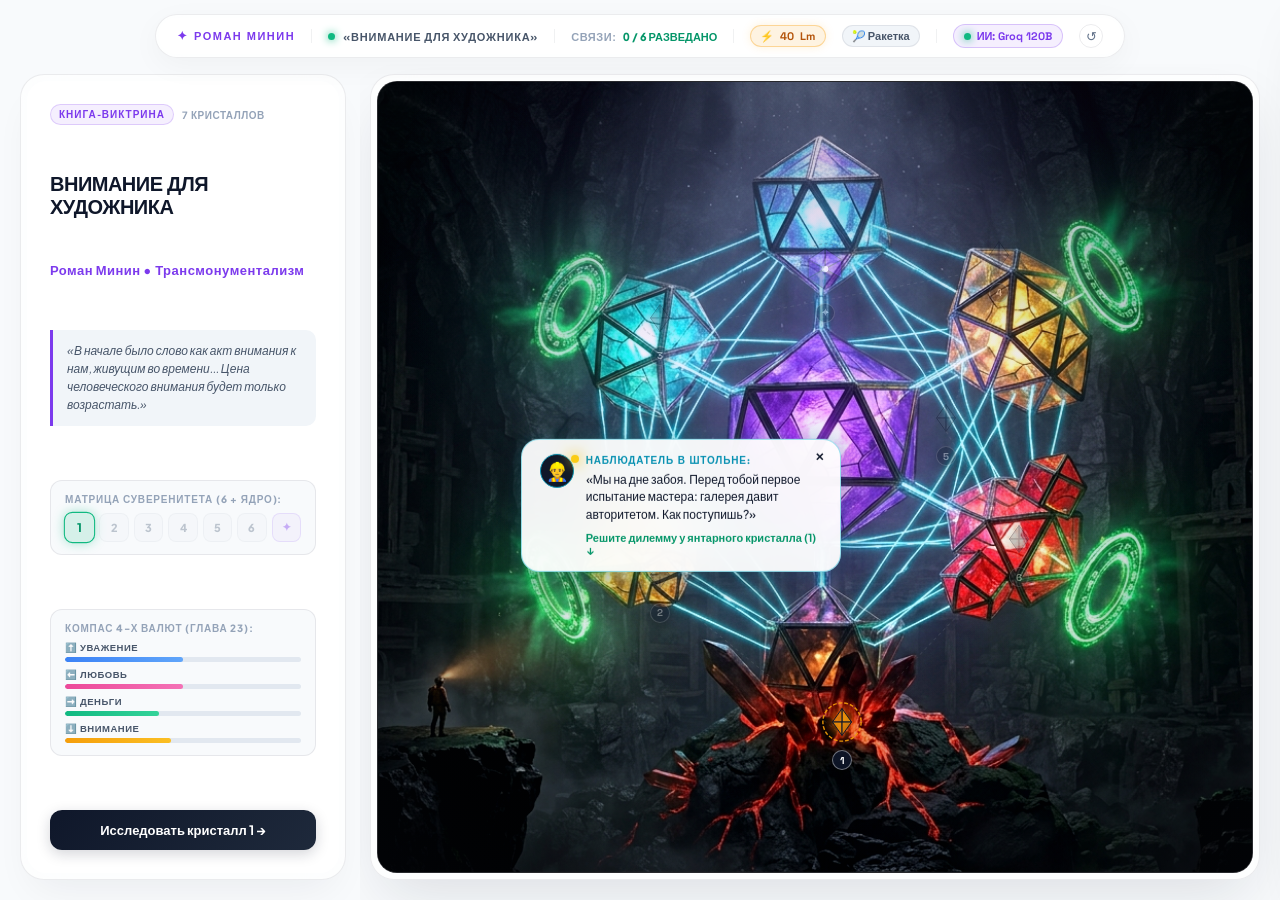
<file: minin/index.html>
<!DOCTYPE html>
<html lang="ru">
<head>
  <meta charset="UTF-8">
  <meta name="viewport" content="width=device-width, initial-scale=1.0, maximum-scale=1.0, user-scalable=no">
  <title>Роман Минин — «Внимание для художника» | Карта-граф</title>
  <meta name="description" content="Интерактивный нео-витражный квест по книге Романа Минина. 7 кристаллов внимания, система навигации шахтёра и Крест 4-х Валют.">
  <link rel="stylesheet" href="styles.css?v=2.2">
  <link rel="preconnect" href="https://fonts.googleapis.com">
  <link rel="preconnect" href="https://fonts.gstatic.com" crossorigin>
  <link href="https://fonts.googleapis.com/css2?family=Plus+Jakarta+Sans:wght@400;500;600;700;800&family=Space+Grotesk:wght@500;600;700;800&display=swap" rel="stylesheet">
</head>
<body>

  <div class="app-root">

    <!-- Top Minimalist Status Bar -->
    <header class="top-nav-bar">
      <div class="nav-pill-shell">
        <div class="nav-pill-inner">
          <div class="brand-mark">
            <span class="mark-gem">✦</span>
            <span class="mark-text">РОМАН МИНИН</span>
          </div>
          <div class="nav-divider"></div>
          <div class="nav-status">
            <span class="status-dot"></span>
            <span>«ВНИМАНИЕ ДЛЯ ХУДОЖНИКА»</span>
          </div>
          <div class="nav-divider"></div>
          <div class="nav-counter">
            <span class="counter-label">СВЯЗИ:</span>
            <span class="counter-value" id="hud-progress-text">0 / 6 РАЗВЕДАНО</span>
          </div>
          <div class="nav-divider"></div>
          <div class="nav-lumens" id="hud-lumens-pill" title="Психическая кровь и энергия внимания (Гл. 20)">
            ⚡ <span id="hud-lumens-val">40</span> Lm
          </div>
          <div class="nav-soul-state" id="hud-soul-pill" title="Агрегатное состояние души (Гл. 5)">
            <span id="hud-soul-val">🎾 Ракетка</span>
          </div>
          <div class="nav-divider"></div>
          <button class="nav-ai-btn" id="btn-ai-settings" type="button" title="Настройки ИИ-проводника">
            <span class="ai-dot" id="ai-status-dot"></span>
            <span id="ai-status-label">ИИ: Groq 120B</span>
          </button>
          <button class="nav-reset-btn" id="btn-reset-game" type="button" title="Сбросить прогресс и начать заново">↺</button>
        </div>
      </div>
    </header>

    <!-- Edge Book Card (С краю) -->
    <aside class="edge-book-card" id="edge-book-card">
      <div class="book-card-outer">
        <div class="book-card-inner">
          <div class="book-eyebrow">
            <span class="badge-pill">КНИГА-ВИКТРИНА</span>
            <span class="badge-edition">7 КРИСТАЛЛОВ</span>
          </div>

          <h1 class="book-title">ВНИМАНИЕ ДЛЯ ХУДОЖНИКА</h1>
          <div class="book-author">Роман Минин • Трансмонументализм</div>

          <div class="book-quote-box">
            «В начале было слово как акт внимания к нам, живущим во времени... Цена человеческого внимания будет только возрастать.»
          </div>

          <!-- 6 Perimeter + 1 Center Gems Matrix -->
          <div class="hex-gems-container">
            <div class="hex-label">МАТРИЦА СУВЕРЕНИТЕТА (6 + ЯДРО):</div>
            <div class="hex-gems-grid" id="hex-gems-grid">
              <div class="hex-gem active" data-node="0" title="1. Удача">1</div>
              <div class="hex-gem locked" data-node="1" title="2. Куколка">2</div>
              <div class="hex-gem locked" data-node="2" title="3. Рынок">3</div>
              <div class="hex-gem locked" data-node="3" title="4. Оптика">4</div>
              <div class="hex-gem locked" data-node="4" title="5. Нейросеть">5</div>
              <div class="hex-gem locked" data-node="5" title="6. Материалы">6</div>
              <div class="hex-gem hex-core locked" data-node="core" title="7. Ядро: Крест Валют">✦</div>
            </div>
          </div>

          <!-- Mini Compass for 4 Currencies (Chapter 23) -->
          <div class="cross-compass-mini" id="cross-compass-mini">
            <div class="hex-label">КОМПАС 4-Х ВАЛЮТ (ГЛАВА 23):</div>
            <div class="cross-bars-grid">
              <div class="cross-bar-item" title="Север: Выращивается годами в тишине цеха">
                <span class="cross-pole">⬆️ УВАЖЕНИЕ</span>
                <div class="cross-track"><div class="cross-fill respect" id="bar-respect" style="width: 50%"></div></div>
              </div>
              <div class="cross-bar-item" title="Запад: Высшая степень внимания">
                <span class="cross-pole">⬅️ ЛЮБОВЬ</span>
                <div class="cross-track"><div class="cross-fill love" id="bar-love" style="width: 50%"></div></div>
              </div>
              <div class="cross-bar-item" title="Восток: Свобода манёвра и материальная опора">
                <span class="cross-pole">➡️ ДЕНЬГИ</span>
                <div class="cross-track"><div class="cross-fill money" id="bar-money" style="width: 40%"></div></div>
              </div>
              <div class="cross-bar-item" title="Юг: Психическая кровь эпохи / Хайп">
                <span class="cross-pole">⬇️ ВНИМАНИЕ</span>
                <div class="cross-track"><div class="cross-fill attention" id="bar-attention" style="width: 45%"></div></div>
              </div>
            </div>
          </div>

          <div class="book-footer-actions">
            <button class="btn-play-all" id="btn-focus-active-step">
              <span id="btn-action-label">Исследовать кристалл 1 →</span>
            </button>
          </div>
        </div>
      </div>
    </aside>

    <!-- Central Interactive Graph-Map Canvas -->
    <main class="graph-stage">
      <div class="graph-frame-outer">
        <div class="graph-frame-inner" id="graph-container">
          
          <!-- Background Artwork (Шахта & Витраж) -->
          <div class="artwork-backdrop">
            <img src="assets/hero.jpg" alt="Витражный Граф Внимания Романа Минина" class="artwork-img" id="artwork-img">
            <div class="light-mist-overlay"></div>
          </div>

          <!-- Dynamic SVG Links Layer -->
          <svg class="graph-svg-layer" id="graph-svg" viewBox="0 0 1000 1000" preserveAspectRatio="none">
            <defs>
              <linearGradient id="rayGrad" x1="0%" y1="100%" x2="100%" y2="0%">
                <stop offset="0%" stop-color="#f59e0b" stop-opacity="0.9"/>
                <stop offset="50%" stop-color="#06b6d4" stop-opacity="0.95"/>
                <stop offset="100%" stop-color="#8b5cf6" stop-opacity="0.9"/>
              </linearGradient>
              <filter id="neonGlow" x="-20%" y="-20%" width="140%" height="140%">
                <feGaussianBlur stdDeviation="3.5" result="blur"/>
                <feMerge>
                  <feMergeNode in="blur"/>
                  <feMergeNode in="SourceGraphic"/>
                </feMerge>
              </filter>
            </defs>

            <!-- Guide and Active Lines -->
            <g id="svg-base-lines" opacity="0.3"></g>
            <g id="svg-active-lines"></g>
          </svg>

          <!-- Interactive Node Beacons (6 perimeter + 1 center) -->
          <div class="nodes-layer" id="nodes-layer">
            <!-- Dynamically injected with exact geometry -->
          </div>

          <!-- Miner's First-Person HUD Dialogue Bubble (Всплывающая подсказка у шахтёра) -->
          <div class="miner-hud-bubble idle-float" id="miner-hud-bubble" style="left: 20%; top: 62%;">
            <button class="miner-bubble-close" id="btn-minimize-miner" type="button" title="Свернуть окно наблюдателя">✕</button>
            <div class="miner-avatar">
              <span class="miner-lamp-beam"></span>
              <span class="miner-icon">👷‍♂️</span>
            </div>
            <div class="miner-dialogue-body">
              <div class="miner-name-tag">НАБЛЮДАТЕЛЬ В ШТОЛЬНЕ:</div>
              <p class="miner-speech" id="miner-speech-text">
                «Мы в самом низу, у угольного пласта. Чтобы подняться к свету, начни с первого кристалла в породе — настрой Конструктор Удачи.»
              </p>
              <div class="miner-action-hint" id="miner-action-hint">
                Нажмите на янтарный кристалл внизу (1) ↓
              </div>
            </div>
          </div>

          <!-- Compact Miner Beacon (появляется при скрытии/сворачивании наблюдателя) -->
          <button class="miner-collapsed-beacon" id="btn-expand-miner" type="button" style="left: 20%; top: 62%; display: none;" title="Показать наблюдателя в штольне">
            <span class="beacon-pulse"></span>
            <span class="beacon-text">👷‍♂️ Штольня</span>
          </button>

        </div>
      </div>
    </main>

    <!-- Side Player Window (Стеклянное окно квеста и главы) -->
    <aside class="player-drawer" id="player-drawer">
      <div class="drawer-outer">
        <div class="drawer-inner">
          <div class="drawer-header">
            <div class="drawer-tag" id="drawer-tag">ГЛАВА ИСПЫТАНИЯ</div>
            <button class="drawer-close" id="drawer-close" title="Закрыть">✕</button>
          </div>
          <div class="drawer-body" id="drawer-content">
            <!-- Dynamically injected -->
          </div>
        </div>
      </div>
    </aside>

    <!-- AI Settings Modal -->
    <div class="modal-backdrop" id="modal-ai-settings" style="display: none;">
      <div class="modal-dialog">
        <div class="modal-header">
          <div class="modal-title">🔑 Настройки ИИ-Проводника Романа Минина</div>
          <button class="modal-close" id="btn-close-ai-modal" type="button">✕</button>
        </div>
        <div class="modal-body">
          <p style="font-size: 13px; color: var(--text-secondary); line-height: 1.5; margin-bottom: 14px;">
            Выберите режим работы диалога с автором. По умолчанию уже подключён ультра-быстрый движок <strong>Groq (~0.2 сек)</strong> с ключом автора, но вы можете использовать свой API-ключ или встроенный сценарный канон без интернета.
          </p>
          
          <label class="form-label" for="select-ai-provider">Провайдер:</label>
          <select class="form-select" id="select-ai-provider">
            <option value="groq" selected>⚡ Groq (Рекомендуется — Llama / GPT-OSS 120B, ~0.2с)</option>
            <option value="gemini">✨ Google Gemini 2.5 Flash</option>
            <option value="openai">🤖 OpenAI / OpenRouter Compatible</option>
            <option value="scripted">📜 Встроенный канон книги (Мгновенно, без ключа)</option>
          </select>

          <div id="api-key-group" style="margin-top: 12px;">
            <label class="form-label" for="input-ai-key">API Ключ:</label>
            <input type="password" class="form-input" id="input-ai-key" placeholder="gsk_... или AIzaSy... или sk-...">
            <div style="font-size: 11px; color: var(--text-dim); margin-top: 4px;">
              Ключ сохраняется строго локально в вашем браузере (localStorage).
            </div>
          </div>

          <div id="model-name-group" style="margin-top: 12px;">
            <label class="form-label" for="input-ai-model">Модель:</label>
            <input type="text" class="form-input" id="input-ai-model" value="openai/gpt-oss-120b">
          </div>

          <div style="margin-top: 18px; padding-top: 14px; border-top: 1px dashed var(--shell-border);">
            <div style="font-size: 11px; font-weight: 800; color: var(--text-dim); text-transform: uppercase; margin-bottom: 8px;">
              Инструменты автора:
            </div>
            <button class="btn-modal-secondary" id="btn-toggle-editor-mode-modal" type="button" style="width: 100%; display: flex; align-items: center; justify-content: center; gap: 8px;">
              ✏️ Включить режим редактирования квестов
            </button>
          </div>

          <div class="modal-actions" style="margin-top: 20px; display: flex; gap: 10px; justify-content: flex-end;">
            <button class="btn-modal-secondary" id="btn-reset-ai-config" type="button">Сбросить</button>
            <button class="btn-modal-primary" id="btn-save-ai-config" type="button">Сохранить</button>
          </div>
        </div>
      </div>
    </div>

  </div>

  <script src="data.js?v=2.2"></script>
  <script src="app.js?v=2.2"></script>
</body>
</html>
</file>
<file: minin/styles.css>
:root {
  /* Light Editorial Gallery Aesthetic */
  --bg-canvas: #f8fafc;
  --bg-surface: #ffffff;
  --bg-subtle: #f1f5f9;
  
  --shell-border: rgba(15, 23, 42, 0.08);
  --inner-border: rgba(255, 255, 255, 0.9);
  --hairline: rgba(15, 23, 42, 0.06);
  
  --shadow-ambient: 0 20px 40px -15px rgba(15, 23, 42, 0.07);
  --shadow-lift: 0 25px 60px -12px rgba(15, 23, 42, 0.12);
  
  --accent-emerald: #059669;
  --accent-emerald-bright: #10b981;
  --accent-amethyst: #7c3aed;
  --accent-cyan: #0891b2;
  --accent-amber: #d97706;
  --accent-ruby: #e11d48;
  
  --text-primary: #0f172a;
  --text-secondary: #475569;
  --text-muted: #64748b;
  --text-dim: #94a3b8;
  
  --radius-shell: 24px;
  --radius-inner: 20px;
}

* {
  box-sizing: border-box;
  margin: 0;
  padding: 0;
  user-select: none;
}

html, body {
  width: 100%;
  height: 100%;
  overflow: hidden;
  background-color: var(--bg-canvas);
  color: var(--text-primary);
  font-family: 'Plus Jakarta Sans', -apple-system, BlinkMacSystemFont, "Segoe UI", Roboto, sans-serif;
  -webkit-font-smoothing: antialiased;
}

/* App Root Grid */
.app-root {
  display: grid;
  grid-template-columns: 360px 1fr;
  grid-template-rows: auto 1fr;
  width: 100vw;
  height: 100vh;
  overflow: hidden;
  position: relative;
  background: var(--bg-canvas);
}

/* Top Floating Status Pill */
.top-nav-bar {
  grid-column: 1 / -1;
  display: flex;
  justify-content: center;
  padding: 14px 24px 6px;
  z-index: 50;
  pointer-events: none;
}

.nav-pill-shell {
  background: rgba(255, 255, 255, 0.85);
  backdrop-filter: blur(20px);
  padding: 3px;
  border-radius: 9999px;
  border: 1px solid var(--shell-border);
  box-shadow: 0 8px 30px rgba(0, 0, 0, 0.04);
  pointer-events: auto;
}

.nav-pill-inner {
  display: flex;
  align-items: center;
  gap: 16px;
  padding: 6px 18px;
  background: #ffffff;
  border-radius: 9999px;
  box-shadow: inset 0 1px 1px rgba(255, 255, 255, 1);
}

.brand-mark {
  display: flex;
  align-items: center;
  gap: 6px;
  font-weight: 800;
  font-size: 11px;
  letter-spacing: 1.5px;
  color: var(--accent-amethyst);
  font-family: 'Space Grotesk', sans-serif;
}

.mark-gem { font-size: 12px; }

.nav-divider {
  width: 1px;
  height: 14px;
  background: var(--hairline);
}

.nav-status {
  display: flex;
  align-items: center;
  gap: 8px;
  font-size: 11px;
  font-weight: 700;
  letter-spacing: 0.8px;
  color: var(--text-secondary);
}

.status-dot {
  width: 7px;
  height: 7px;
  border-radius: 50%;
  background: var(--accent-emerald-bright);
  box-shadow: 0 0 8px var(--accent-emerald-bright);
  animation: pulseDot 2s infinite ease-in-out;
}

@keyframes pulseDot {
  0%, 100% { transform: scale(1); opacity: 0.8; }
  50% { transform: scale(1.3); opacity: 1; }
}

.nav-counter {
  display: flex;
  align-items: center;
  gap: 6px;
  font-size: 11px;
}

.counter-label {
  font-weight: 700;
  color: var(--text-dim);
  letter-spacing: 0.5px;
}

.counter-value {
  font-weight: 800;
  color: var(--accent-emerald);
  font-feature-settings: "tnum";
}

/* Edge Book Card (С краю) */
.edge-book-card {
  grid-column: 1;
  grid-row: 2;
  padding: 10px 14px 20px 20px;
  display: flex;
  flex-direction: column;
  height: 100%;
  z-index: 20;
}

.book-card-outer {
  background: rgba(255, 255, 255, 0.7);
  backdrop-filter: blur(24px);
  padding: 6px;
  border-radius: var(--radius-shell);
  border: 1px solid var(--shell-border);
  box-shadow: var(--shadow-ambient);
  height: 100%;
  display: flex;
  flex-direction: column;
}

.book-card-inner {
  background: var(--bg-surface);
  border-radius: var(--radius-inner);
  border: 1px solid var(--inner-border);
  box-shadow: inset 0 1px 2px rgba(255, 255, 255, 1);
  padding: 22px;
  height: 100%;
  display: flex;
  flex-direction: column;
  justify-content: space-between;
  overflow-y: auto;
}

.book-eyebrow {
  display: flex;
  align-items: center;
  gap: 8px;
  margin-bottom: 10px;
}

.badge-pill {
  background: rgba(124, 58, 237, 0.08);
  border: 1px solid rgba(124, 58, 237, 0.2);
  color: var(--accent-amethyst);
  font-size: 10px;
  font-weight: 800;
  letter-spacing: 1px;
  padding: 3px 8px;
  border-radius: 9999px;
  font-family: 'Space Grotesk', sans-serif;
}

.badge-edition {
  font-size: 10px;
  font-weight: 700;
  letter-spacing: 0.5px;
  color: var(--text-dim);
}

.book-title {
  font-family: 'Space Grotesk', sans-serif;
  font-size: 20px;
  font-weight: 800;
  line-height: 1.18;
  letter-spacing: -0.5px;
  color: var(--text-primary);
  margin-bottom: 4px;
}

.book-author {
  font-size: 13px;
  font-weight: 700;
  color: var(--accent-amethyst);
  letter-spacing: 0.5px;
  margin-bottom: 14px;
}

.book-quote-box {
  background: var(--bg-subtle);
  border-left: 3px solid var(--accent-amethyst);
  border-radius: 0 10px 10px 0;
  padding: 12px 14px;
  font-size: 12px;
  line-height: 1.5;
  color: var(--text-secondary);
  font-style: italic;
  margin-bottom: 16px;
}

/* 6 Perimeter + 1 Center Matrix */
.hex-gems-container {
  background: #f8fafc;
  border: 1px solid var(--shell-border);
  border-radius: 12px;
  padding: 12px 14px;
  margin-bottom: 16px;
}

.hex-label {
  font-size: 10px;
  font-weight: 800;
  color: var(--text-dim);
  letter-spacing: 0.8px;
  margin-bottom: 8px;
}

.hex-gems-grid {
  display: grid;
  grid-template-columns: repeat(7, 1fr);
  gap: 5px;
}

.hex-gem {
  aspect-ratio: 1;
  background: var(--bg-subtle);
  border: 1px solid var(--shell-border);
  border-radius: 8px;
  display: flex;
  align-items: center;
  justify-content: center;
  font-size: 11px;
  font-weight: 800;
  color: var(--text-muted);
  cursor: pointer;
  transition: all 0.25s cubic-bezier(0.16, 1, 0.3, 1);
}

.hex-gem.locked {
  opacity: 0.4;
  cursor: not-allowed;
}

.hex-gem.active {
  background: rgba(16, 185, 129, 0.15);
  border-color: var(--accent-emerald-bright);
  color: var(--accent-emerald);
  box-shadow: 0 0 10px rgba(16, 185, 129, 0.35);
  transform: scale(1.08);
}

.hex-gem.completed {
  background: var(--accent-emerald-bright);
  color: #fff;
  border-color: var(--accent-emerald);
  box-shadow: 0 0 12px rgba(16, 185, 129, 0.6);
}

/* Active Philosophical Dispute State (Спор с Романом Мининым) */
.hex-gem.debating {
  position: relative;
  background: linear-gradient(135deg, rgba(239, 68, 68, 0.22), rgba(245, 158, 11, 0.28));
  border: 1.5px solid #ef4444;
  color: #b91c1c;
  box-shadow: 0 0 14px rgba(239, 68, 68, 0.65), inset 0 0 6px rgba(245, 158, 11, 0.4);
  transform: scale(1.14);
  z-index: 2;
  animation: pulseDebateGem 1.6s infinite ease-in-out;
}

.hex-gem.debating::after {
  content: "🥊";
  position: absolute;
  top: -6px;
  right: -6px;
  font-size: 8.5px;
  background: #ffffff;
  border-radius: 50%;
  width: 14px;
  height: 14px;
  display: flex;
  align-items: center;
  justify-content: center;
  box-shadow: 0 2px 6px rgba(0, 0, 0, 0.2);
  border: 1px solid #ef4444;
}

@keyframes pulseDebateGem {
  0%, 100% {
    transform: scale(1.12);
    box-shadow: 0 0 12px rgba(239, 68, 68, 0.65), 0 0 4px #f59e0b;
    border-color: #ef4444;
  }
  50% {
    transform: scale(1.2);
    box-shadow: 0 0 22px rgba(245, 158, 11, 0.85), 0 0 8px #ef4444;
    border-color: #f59e0b;
  }
}

/* Crystal successfully resolved through debate (Закалён в споре) */
.hex-gem.debated.completed {
  position: relative;
  border: 1.5px solid #f59e0b;
  box-shadow: 0 0 12px rgba(245, 158, 11, 0.55), 0 0 6px rgba(16, 185, 129, 0.5);
}

.hex-gem.debated.completed::after {
  content: "⚔️";
  position: absolute;
  top: -5px;
  right: -5px;
  font-size: 7px;
  background: #0f172a;
  border-radius: 50%;
  width: 12px;
  height: 12px;
  display: flex;
  align-items: center;
  justify-content: center;
  border: 1px solid #f59e0b;
}

/* Map Node Beacon when in debate */
.graph-node-btn.in-dispute {
  filter: drop-shadow(0 0 16px #ef4444) drop-shadow(0 0 8px #f59e0b) !important;
  animation: pulseDebateNode 1.6s infinite ease-in-out;
}

@keyframes pulseDebateNode {
  0%, 100% { transform: scale(1); }
  50% { transform: scale(1.15); }
}

.hex-gem.hex-core {
  background: rgba(124, 58, 237, 0.1);
  color: var(--accent-amethyst);
  border-color: rgba(124, 58, 237, 0.3);
}

.hex-gem.hex-core.completed {
  background: var(--accent-amethyst);
  color: #fff;
  box-shadow: 0 0 16px rgba(124, 58, 237, 0.8);
}

.btn-play-all {
  width: 100%;
  background: linear-gradient(135deg, #0f172a, #1e293b);
  color: #ffffff;
  border: none;
  padding: 12px 16px;
  border-radius: 12px;
  font-size: 13px;
  font-weight: 700;
  font-family: inherit;
  cursor: pointer;
  transition: all 0.25s cubic-bezier(0.16, 1, 0.3, 1);
  box-shadow: 0 4px 14px rgba(15, 23, 42, 0.18);
}

.btn-play-all:hover {
  transform: translateY(-2px);
  background: linear-gradient(135deg, #7c3aed, #4f46e5);
}

/* Central Stage & Artwork */
.graph-stage {
  grid-column: 2;
  grid-row: 2;
  padding: 10px 20px 20px 10px;
  position: relative;
  overflow: hidden;
}

.graph-frame-outer {
  background: rgba(255, 255, 255, 0.75);
  backdrop-filter: blur(24px);
  padding: 6px;
  border-radius: var(--radius-shell);
  border: 1px solid var(--shell-border);
  box-shadow: var(--shadow-lift);
  height: 100%;
  width: 100%;
  position: relative;
  overflow: hidden;
}

.graph-frame-inner {
  background: #020408;
  border-radius: var(--radius-inner);
  border: 1px solid rgba(255, 255, 255, 0.15);
  height: 100%;
  width: 100%;
  position: relative;
  overflow: hidden;
}

.artwork-backdrop {
  position: absolute;
  inset: 0;
}

.artwork-img {
  width: 100%;
  height: 100%;
  object-fit: cover;
  object-position: center;
  filter: contrast(1.08) saturate(1.05);
}

.light-mist-overlay {
  position: absolute;
  inset: 0;
  background: radial-gradient(circle at 50% 25%, rgba(124, 58, 237, 0.12) 0%, transparent 60%),
              radial-gradient(circle at center, transparent 35%, rgba(2, 4, 8, 0.35) 80%, rgba(2, 4, 8, 0.8) 100%);
  pointer-events: none;
}

/* SVG Connection Lines */
.graph-svg-layer {
  position: absolute;
  inset: 0;
  width: 100%;
  height: 100%;
  pointer-events: none;
  z-index: 5;
}

.svg-ray-line {
  stroke: url(#rayGrad);
  stroke-width: 2.4;
  stroke-linecap: round;
  stroke-dasharray: 6, 4;
  animation: rayFlow 14s linear infinite;
  filter: url(#neonGlow);
}

@keyframes rayFlow {
  to { stroke-dashoffset: -100; }
}

/* Hotspots & Crystal Nodes */
.nodes-layer {
  position: absolute;
  inset: 0;
  z-index: 10;
  pointer-events: none;
}

.graph-node-btn {
  position: absolute;
  transform: translate(-50%, -50%);
  pointer-events: auto;
  background: transparent;
  border: none;
  outline: none;
  cursor: pointer;
  display: flex;
  flex-direction: column;
  align-items: center;
  transition: transform 0.25s cubic-bezier(0.16, 1, 0.3, 1);
}

.graph-node-btn:hover {
  transform: translate(-50%, -50%) scale(1.22);
  z-index: 30;
}

/* Micro Index Badge (Чистая нумерация вместо громоздких плашек) */
.node-index-badge {
  width: 20px;
  height: 20px;
  border-radius: 50%;
  background: rgba(15, 23, 42, 0.9);
  border: 1.5px solid rgba(255, 255, 255, 0.4);
  color: #fff;
  font-size: 10px;
  font-weight: 800;
  display: flex;
  align-items: center;
  justify-content: center;
  margin-top: 6px;
  box-shadow: 0 4px 10px rgba(0, 0, 0, 0.5);
  font-family: 'Space Grotesk', sans-serif;
  transition: all 0.2s ease;
}

.graph-node-btn:hover .node-index-badge {
  background: var(--accent-emerald-bright);
  color: #022c22;
  border-color: #fff;
  transform: scale(1.15);
}

.graph-node-btn.completed .node-index-badge {
  background: var(--accent-emerald);
  border-color: #34d399;
  color: #fff;
}

.core-node .node-index-badge {
  border-color: #a78bfa;
  color: #c4b5fd;
}

.core-node:hover .node-index-badge {
  background: #7c3aed;
  color: #fff;
}

/* Floating Tooltip Label on Hover */
.node-hover-tooltip {
  position: absolute;
  top: 100%;
  margin-top: 6px;
  background: rgba(255, 255, 255, 0.95);
  backdrop-filter: blur(12px);
  color: var(--text-primary);
  font-size: 11px;
  font-weight: 700;
  padding: 4px 10px;
  border-radius: 9999px;
  border: 1px solid rgba(15, 23, 42, 0.12);
  box-shadow: 0 4px 16px rgba(0, 0, 0, 0.3);
  white-space: nowrap;
  opacity: 0;
  pointer-events: none;
  transform: translateY(4px);
  transition: all 0.2s cubic-bezier(0.16, 1, 0.3, 1);
}

.graph-node-btn:hover .node-hover-tooltip {
  opacity: 1;
  transform: translateY(0);
}

/* Custom Stained Glass Crystal Vectors */
.crystal-icon-svg {
  display: block;
  overflow: visible;
  transition: transform 0.3s cubic-bezier(0.16, 1, 0.3, 1), filter 0.3s ease;
}

.graph-node-btn:hover .crystal-icon-svg {
  filter: drop-shadow(0 0 16px rgba(255, 255, 255, 0.95));
}

.spin-slow {
  transform-origin: center;
  animation: spinSlow 30s linear infinite;
}

.spin-reverse {
  transform-origin: center;
  animation: spinReverse 20s linear infinite;
}

@keyframes spinSlow { from { transform: rotate(0deg); } to { transform: rotate(360deg); } }
@keyframes spinReverse { from { transform: rotate(360deg); } to { transform: rotate(0deg); } }

/* Miner's First-Person HUD Dialogue Bubble (Всплывающая подсказка у шахтёра) */
.miner-hud-bubble {
  position: absolute;
  z-index: 25;
  transform: translate(-10%, -100%) scale(1);
  transform-origin: 20% 90%;
  background: rgba(255, 255, 255, 0.94);
  backdrop-filter: blur(20px);
  border: 1px solid rgba(6, 182, 212, 0.4);
  box-shadow: 0 12px 36px rgba(0, 0, 0, 0.25), 0 0 20px rgba(6, 182, 212, 0.2);
  border-radius: 18px;
  padding: 14px 18px;
  max-width: 320px;
  display: flex;
  gap: 12px;
  pointer-events: auto;
  opacity: 1;
  visibility: visible;
  filter: blur(0px);
  transition: transform 0.48s cubic-bezier(0.16, 1, 0.3, 1),
              opacity 0.36s cubic-bezier(0.16, 1, 0.3, 1),
              filter 0.36s ease,
              visibility 0.48s;
}

.miner-hud-bubble.idle-float {
  animation: bubbleFloat 3.2s infinite ease-in-out;
}

/* Retracted / Hidden state: Smoothly scales down and fades out when quest or modal takes focus */
.miner-hud-bubble.retracted,
.miner-hud-bubble.hidden-by-drawer {
  animation: none !important;
  opacity: 0;
  transform: translate(-10%, -65%) scale(0.25);
  filter: blur(8px);
  pointer-events: none;
  visibility: hidden;
}

.miner-bubble-close {
  position: absolute;
  top: 8px;
  right: 10px;
  background: transparent;
  border: none;
  font-size: 11px;
  font-weight: 700;
  color: var(--text-tertiary);
  cursor: pointer;
  line-height: 1;
  padding: 4px 6px;
  border-radius: 6px;
  transition: color 0.2s, background 0.2s, transform 0.2s;
}

.miner-bubble-close:hover {
  color: var(--text-primary);
  background: rgba(0, 0, 0, 0.07);
  transform: scale(1.1);
}

/* Compact Miner Beacon (появляется при скрытии/сворачивании наблюдателя) */
.miner-collapsed-beacon {
  position: absolute;
  z-index: 24;
  display: inline-flex;
  align-items: center;
  gap: 8px;
  background: rgba(15, 23, 42, 0.9);
  backdrop-filter: blur(14px);
  border: 1px solid rgba(6, 182, 212, 0.55);
  box-shadow: 0 8px 24px rgba(0, 0, 0, 0.35), 0 0 16px rgba(6, 182, 212, 0.25);
  color: #f1f5f9;
  font-size: 11px;
  font-weight: 700;
  letter-spacing: 0.5px;
  padding: 6px 14px;
  border-radius: 999px;
  cursor: pointer;
  transform: translate(-10%, -100%) scale(0.85);
  transform-origin: center;
  opacity: 0;
  pointer-events: none;
  transition: transform 0.38s cubic-bezier(0.16, 1, 0.3, 1), 
              opacity 0.3s ease, 
              box-shadow 0.3s ease,
              border-color 0.3s ease;
}

.miner-collapsed-beacon.visible {
  opacity: 1;
  transform: translate(-10%, -100%) scale(1);
  pointer-events: auto;
}

.miner-collapsed-beacon:hover {
  transform: translate(-10%, -104%) scale(1.06);
  border-color: #38bdf8;
  box-shadow: 0 10px 28px rgba(6, 182, 212, 0.45);
  color: #ffffff;
}

.beacon-pulse {
  width: 7px;
  height: 7px;
  border-radius: 50%;
  background: #facc15;
  box-shadow: 0 0 8px #facc15;
  animation: pulseSlow 1.8s infinite;
}

@keyframes pulseSlow {
  0%, 100% { transform: scale(1); opacity: 0.8; }
  50% { transform: scale(1.4); opacity: 1; }
}

@keyframes bubbleFloat {
  0%, 100% { transform: translate(-10%, -100%) scale(1); }
  50% { transform: translate(-10%, -105%) scale(1); }
}

.miner-avatar {
  position: relative;
  width: 34px;
  height: 34px;
  border-radius: 50%;
  background: #0f172a;
  display: flex;
  align-items: center;
  justify-content: center;
  font-size: 18px;
  flex-shrink: 0;
  border: 1.5px solid var(--accent-cyan);
}

.miner-lamp-beam {
  position: absolute;
  top: 0;
  right: -6px;
  width: 8px;
  height: 8px;
  background: #facc15;
  border-radius: 50%;
  box-shadow: 0 0 12px #facc15, 0 0 24px #facc15;
  animation: flicker 1.8s infinite alternate;
}

@keyframes flicker {
  0% { opacity: 0.7; }
  100% { opacity: 1; transform: scale(1.2); }
}

.miner-dialogue-body {
  display: flex;
  flex-direction: column;
  gap: 4px;
}

.miner-name-tag {
  font-size: 10px;
  font-weight: 800;
  color: var(--accent-cyan);
  letter-spacing: 0.8px;
  font-family: 'Space Grotesk', sans-serif;
}

.miner-speech {
  font-size: 12px;
  color: var(--text-primary);
  line-height: 1.45;
  font-weight: 500;
}

.miner-action-hint {
  font-size: 11px;
  font-weight: 700;
  color: var(--accent-emerald);
  margin-top: 4px;
}

/* Side Player Window (Drawer) */
.player-drawer {
  position: fixed;
  top: 0;
  right: 0;
  bottom: 0;
  width: 480px;
  max-width: 90vw;
  padding: 14px 14px 14px 0;
  z-index: 100;
  transform: translateX(110%);
  transition: transform 0.4s cubic-bezier(0.16, 1, 0.3, 1);
}

.player-drawer.active {
  transform: translateX(0);
}

.drawer-outer {
  background: rgba(255, 255, 255, 0.8);
  backdrop-filter: blur(28px);
  padding: 6px;
  border-radius: var(--radius-shell);
  border: 1px solid var(--shell-border);
  box-shadow: 0 25px 70px rgba(15, 23, 42, 0.25);
  height: 100%;
}

.drawer-inner {
  background: #ffffff;
  border-radius: var(--radius-inner);
  border: 1px solid var(--inner-border);
  padding: 26px;
  height: 100%;
  display: flex;
  flex-direction: column;
  overflow-y: auto;
}

.drawer-header {
  display: flex;
  align-items: center;
  justify-content: space-between;
  margin-bottom: 18px;
}

.drawer-tag {
  background: rgba(16, 185, 129, 0.1);
  border: 1px solid rgba(16, 185, 129, 0.25);
  color: var(--accent-emerald);
  font-size: 11px;
  font-weight: 800;
  padding: 4px 12px;
  border-radius: 9999px;
  letter-spacing: 0.8px;
}

.drawer-close {
  width: 32px;
  height: 32px;
  border-radius: 50%;
  border: 1px solid var(--shell-border);
  background: var(--bg-subtle);
  color: var(--text-secondary);
  font-size: 14px;
  cursor: pointer;
  display: flex;
  align-items: center;
  justify-content: center;
  transition: all 0.2s ease;
}

.drawer-close:hover {
  background: #fee2e2;
  color: #dc2626;
  border-color: #fca5a5;
}

/* Quest Dialog UI */
.drawer-prompt {
  font-family: 'Space Grotesk', sans-serif;
  font-size: 19px;
  font-weight: 800;
  line-height: 1.35;
  color: var(--text-primary);
  margin-bottom: 14px;
}

.drawer-situation {
  background: #f8fafc;
  border-left: 3px solid var(--accent-cyan);
  padding: 12px 16px;
  border-radius: 0 10px 10px 0;
  font-size: 13px;
  line-height: 1.6;
  color: var(--text-secondary);
  margin-bottom: 22px;
}

.options-stack {
  display: flex;
  flex-direction: column;
  gap: 12px;
  margin-bottom: 18px;
}

.option-btn {
  background: #ffffff;
  border: 1px solid var(--shell-border);
  border-radius: 12px;
  padding: 14px 16px;
  font-size: 13px;
  font-family: inherit;
  color: var(--text-primary);
  text-align: left;
  line-height: 1.45;
  cursor: pointer;
  transition: all 0.2s cubic-bezier(0.16, 1, 0.3, 1);
  box-shadow: 0 2px 6px rgba(0, 0, 0, 0.02);
}

.option-btn:hover {
  border-color: var(--accent-emerald-bright);
  background: #f0fdf4;
  transform: translateY(-1px);
}

.step-feedback-box {
  background: #f8fafc;
  border-radius: 12px;
  padding: 16px;
  border: 1px solid var(--shell-border);
  margin-top: 14px;
  font-size: 13px;
  line-height: 1.5;
}

.btn-continue-step {
  background: linear-gradient(135deg, #059669, #10b981);
  color: #fff;
  border: none;
  font-weight: 700;
  font-size: 13px;
  padding: 10px 20px;
  border-radius: 10px;
  margin-top: 14px;
  cursor: pointer;
  display: inline-block;
}

/* Mobile Responsive */
@media (max-width: 900px) {
  .app-root {
    grid-template-columns: 1fr;
    grid-template-rows: auto auto 1fr;
    overflow-y: auto;
  }
  .edge-book-card {
    grid-column: 1;
    grid-row: 2;
    padding: 12px 16px;
    height: auto;
  }
  .graph-stage {
    grid-column: 1;
    grid-row: 3;
    min-height: 480px;
    padding: 12px 16px;
  }
  .player-drawer {
    width: 100vw;
    padding: 12px;
  }
  .miner-hud-bubble {
    display: none; /* Hide on small mobile to preserve artwork viewport */
  }
}

/* ============================================================
   HUD GAUGES & STATUS PILLS (Люмены, Состояние души, ИИ-кнопка)
   ============================================================ */

.nav-lumens {
  display: flex;
  align-items: center;
  gap: 5px;
  background: rgba(245, 158, 11, 0.12);
  border: 1px solid rgba(245, 158, 11, 0.35);
  color: #b45309;
  font-family: 'Space Grotesk', sans-serif;
  font-size: 11px;
  font-weight: 800;
  padding: 3px 9px;
  border-radius: 9999px;
  letter-spacing: 0.5px;
  box-shadow: 0 0 10px rgba(245, 158, 11, 0.15);
}

.nav-soul-state {
  display: flex;
  align-items: center;
  font-size: 11px;
  font-weight: 700;
  color: var(--text-secondary);
  background: var(--bg-subtle);
  border: 1px solid var(--shell-border);
  padding: 3px 9px;
  border-radius: 9999px;
}

.nav-ai-btn {
  display: flex;
  align-items: center;
  gap: 6px;
  background: rgba(124, 58, 237, 0.08);
  border: 1px solid rgba(124, 58, 237, 0.25);
  color: var(--accent-amethyst);
  font-family: 'Space Grotesk', sans-serif;
  font-size: 11px;
  font-weight: 700;
  padding: 4px 10px;
  border-radius: 9999px;
  cursor: pointer;
  transition: all 0.2s ease;
}

.nav-ai-btn:hover {
  background: rgba(124, 58, 237, 0.16);
  border-color: var(--accent-amethyst);
  transform: translateY(-1px);
}

.ai-dot {
  width: 7px;
  height: 7px;
  border-radius: 50%;
  background: #10b981;
  box-shadow: 0 0 8px #10b981;
  display: inline-block;
}

.nav-reset-btn {
  background: transparent;
  border: 1px solid var(--shell-border);
  color: var(--text-muted);
  width: 24px;
  height: 24px;
  border-radius: 50%;
  font-size: 13px;
  cursor: pointer;
  display: flex;
  align-items: center;
  justify-content: center;
  transition: all 0.2s ease;
}

.nav-reset-btn:hover {
  background: #fee2e2;
  color: #dc2626;
  border-color: #fca5a5;
  transform: rotate(-45deg);
}

/* ============================================================
   MINI-COMPASS (Крест 4-х Валют в карточке книги)
   ============================================================ */

.cross-compass-mini {
  background: #f8fafc;
  border: 1px solid var(--shell-border);
  border-radius: 12px;
  padding: 12px 14px;
  margin-bottom: 16px;
}

.cross-bars-grid {
  display: flex;
  flex-direction: column;
  gap: 7px;
}

.cross-bar-item {
  display: flex;
  flex-direction: column;
  gap: 3px;
}

.cross-pole {
  font-size: 9.5px;
  font-weight: 800;
  letter-spacing: 0.5px;
  color: var(--text-secondary);
  font-family: 'Space Grotesk', sans-serif;
}

.cross-track {
  width: 100%;
  height: 5px;
  background: #e2e8f0;
  border-radius: 9999px;
  overflow: hidden;
}

.cross-fill {
  height: 100%;
  border-radius: 9999px;
  transition: width 0.4s cubic-bezier(0.16, 1, 0.3, 1);
}

.cross-fill.respect { background: linear-gradient(90deg, #3b82f6, #60a5fa); }
.cross-fill.love { background: linear-gradient(90deg, #ec4899, #f472b6); }
.cross-fill.money { background: linear-gradient(90deg, #10b981, #34d399); }
.cross-fill.attention { background: linear-gradient(90deg, #f59e0b, #fbbf24); }

/* ============================================================
   AI REFLECTION WORKSHOP (Цех Разбора с Романом Мининым)
   ============================================================ */

.minin-ai-workshop {
  background: #ffffff;
  border: 1.5px solid rgba(124, 58, 237, 0.25);
  border-radius: 16px;
  box-shadow: 0 8px 30px rgba(124, 58, 237, 0.08);
  padding: 16px;
  margin-top: 14px;
  display: flex;
  flex-direction: column;
  gap: 12px;
  animation: fadeInWorkshop 0.3s ease;
}

@keyframes fadeInWorkshop {
  from { opacity: 0; transform: translateY(8px); }
  to { opacity: 1; transform: translateY(0); }
}

.workshop-head {
  display: flex;
  align-items: center;
  justify-content: space-between;
  border-bottom: 1px solid var(--hairline);
  padding-bottom: 10px;
}

/* Debate & Workshop Mode Switcher */
.workshop-mode-tabs {
  display: flex;
  gap: 6px;
  background: #f1f5f9;
  padding: 4px;
  border-radius: 12px;
  margin-top: 4px;
}

.workshop-tab-btn {
  flex: 1;
  background: transparent;
  border: none;
  font-size: 11.5px;
  font-weight: 700;
  color: var(--text-secondary);
  padding: 7px 10px;
  border-radius: 8px;
  cursor: pointer;
  transition: all 0.2s ease;
  font-family: inherit;
  display: flex;
  align-items: center;
  justify-content: center;
  gap: 6px;
}

.workshop-tab-btn:hover {
  color: var(--text-primary);
}

.workshop-tab-btn.active {
  background: #ffffff;
  color: #7c3aed;
  box-shadow: 0 2px 6px rgba(0, 0, 0, 0.08);
}

.workshop-tab-btn.active.debate {
  color: #b91c1c;
}

.ai-debate-chip {
  background: #fff1f2;
  border: 1px solid #fecdd3;
  color: #9f1239;
  border-radius: 10px;
  padding: 8px 12px;
  font-size: 12px;
  text-align: left;
  cursor: pointer;
  transition: all 0.2s ease;
  line-height: 1.4;
  font-family: inherit;
}

.ai-debate-chip:hover {
  background: #ffe4e6;
  border-color: #f43f5e;
  transform: translateX(2px);
}

.debate-round-banner {
  display: flex;
  align-items: center;
  justify-content: space-between;
  background: #faf5ff;
  border: 1px solid #e9d5ff;
  border-radius: 8px;
  padding: 6px 10px;
  font-size: 11px;
  font-weight: 700;
  color: #7e22ce;
  margin-top: 4px;
}

.btn-concede-insight {
  width: 100%;
  background: linear-gradient(135deg, #10b981, #059669);
  color: #ffffff;
  border: none;
  font-weight: 800;
  font-size: 12.5px;
  padding: 11px 16px;
  border-radius: 10px;
  cursor: pointer;
  margin-top: 10px;
  box-shadow: 0 4px 14px rgba(16, 185, 129, 0.25);
  transition: all 0.2s ease;
  display: flex;
  align-items: center;
  justify-content: center;
  gap: 8px;
  font-family: inherit;
}

.btn-concede-insight:hover {
  transform: translateY(-1px);
  box-shadow: 0 6px 18px rgba(16, 185, 129, 0.35);
  background: linear-gradient(135deg, #059669, #047857);
}

.badge-pole {
  font-size: 10px;
  font-weight: 800;
  padding: 3px 8px;
  border-radius: 6px;
  letter-spacing: 0.5px;
}

.badge-pole.stone {
  background: #fef2f2;
  color: #b91c1c;
  border: 1px solid #fecaca;
}

.badge-pole.water {
  background: #eff6ff;
  color: #1d4ed8;
  border: 1px solid #bfdbfe;
}

.badge-lumen-loss {
  font-family: 'Space Grotesk', sans-serif;
  font-size: 11px;
  font-weight: 800;
  color: #ea580c;
  background: #fff7ed;
  border: 1px solid #ffedd5;
  padding: 3px 8px;
  border-radius: 6px;
}

.memory-bridge-callout {
  background: #fffbeb;
  border-left: 3px solid #f59e0b;
  padding: 8px 12px;
  border-radius: 0 8px 8px 0;
  font-size: 11.5px;
  line-height: 1.45;
  color: #92400e;
  font-style: italic;
}

.ai-message {
  display: flex;
  gap: 10px;
  align-items: flex-start;
}

.ai-avatar {
  width: 34px;
  height: 34px;
  border-radius: 50%;
  background: linear-gradient(135deg, #7c3aed, #4f46e5);
  display: flex;
  align-items: center;
  justify-content: center;
  color: #ffffff;
  font-weight: 800;
  font-size: 13px;
  flex-shrink: 0;
  border: 1.5px solid #c4b5fd;
  box-shadow: 0 2px 8px rgba(124, 58, 237, 0.25);
}

.ai-bubble {
  background: #f8fafc;
  border: 1px solid #e2e8f0;
  border-radius: 4px 14px 14px 14px;
  padding: 12px 14px;
  font-size: 13px;
  line-height: 1.55;
  color: #1e293b;
}

.user-bubble {
  align-self: flex-end;
  background: linear-gradient(135deg, #7c3aed, #6d28d9);
  color: #ffffff;
  border-radius: 14px 14px 4px 14px;
  padding: 10px 14px;
  font-size: 12.5px;
  line-height: 1.5;
  max-width: 88%;
  box-shadow: 0 2px 10px rgba(124, 58, 237, 0.2);
}

.ai-quick-chips {
  display: flex;
  flex-direction: column;
  gap: 6px;
  margin-top: 4px;
}

.ai-chips-label {
  font-size: 10px;
  font-weight: 800;
  color: var(--text-dim);
  letter-spacing: 0.8px;
  text-transform: uppercase;
}

.ai-quick-chip {
  background: #f8fafc;
  border: 1px solid #cbd5e1;
  border-radius: 10px;
  padding: 8px 12px;
  font-size: 12px;
  text-align: left;
  color: #334155;
  cursor: pointer;
  transition: all 0.2s ease;
  line-height: 1.4;
  font-family: inherit;
}

.ai-quick-chip:hover {
  background: #f5f3ff;
  border-color: #8b5cf6;
  color: #5b21b6;
  transform: translateX(3px);
}

.ai-input-row {
  display: flex;
  gap: 8px;
  margin-top: 6px;
}

.ai-input {
  flex: 1;
  background: #f8fafc;
  border: 1px solid #cbd5e1;
  border-radius: 10px;
  padding: 9px 12px;
  font-size: 12.5px;
  font-family: inherit;
  outline: none;
  transition: border-color 0.2s;
}

.ai-input:focus {
  border-color: #7c3aed;
  background: #ffffff;
}

.btn-ai-send {
  background: #0f172a;
  color: #ffffff;
  border: none;
  border-radius: 10px;
  padding: 0 16px;
  font-size: 12px;
  font-weight: 700;
  cursor: pointer;
  transition: all 0.2s;
}

.btn-ai-send:hover {
  background: #7c3aed;
}

/* ============================================================
   5-SECOND CHRYSALIS TIMER (Предохранитель Куколки)
   ============================================================ */

.chrysalis-timer-box {
  background: linear-gradient(135deg, #0f172a, #1e1b4b);
  border-radius: 14px;
  padding: 16px;
  color: #ffffff;
  text-align: center;
  margin: 12px 0;
  border: 1px solid rgba(167, 139, 250, 0.4);
  box-shadow: 0 0 20px rgba(124, 58, 237, 0.35);
}

.chrysalis-digits {
  font-family: 'Space Grotesk', sans-serif;
  font-size: 42px;
  font-weight: 800;
  color: #facc15;
  text-shadow: 0 0 16px rgba(250, 204, 21, 0.6);
  line-height: 1;
  margin: 8px 0;
}

.chrysalis-desc {
  font-size: 12px;
  color: #cbd5e1;
  line-height: 1.5;
}

/* ============================================================
   SHADOW CHALLENGE (Шкаф Мыслей при верном ходе)
   ============================================================ */

.shadow-challenge-box {
  background: #faf5ff;
  border: 1.5px solid #d8b4fe;
  border-radius: 14px;
  padding: 16px;
  margin-top: 14px;
}

.shadow-title {
  display: flex;
  align-items: center;
  gap: 6px;
  font-family: 'Space Grotesk', sans-serif;
  font-size: 11px;
  font-weight: 800;
  color: #7e22ce;
  letter-spacing: 0.8px;
  margin-bottom: 6px;
}

.shadow-question-text {
  font-size: 13px;
  color: #3b0764;
  line-height: 1.5;
  font-weight: 600;
  margin-bottom: 12px;
}

.btn-insight-unlock {
  width: 100%;
  background: linear-gradient(135deg, #059669, #10b981);
  color: #ffffff;
  border: none;
  border-radius: 12px;
  padding: 13px 18px;
  font-weight: 800;
  font-size: 13px;
  cursor: pointer;
  box-shadow: 0 4px 16px rgba(16, 185, 129, 0.35);
  transition: all 0.25s cubic-bezier(0.16, 1, 0.3, 1);
  margin-top: 12px;
}

.btn-insight-unlock:hover {
  transform: translateY(-2px);
  box-shadow: 0 6px 20px rgba(16, 185, 129, 0.5);
}

/* ============================================================
   CORE INITIATION & 9:16 KEYCARD ARTIFACT (Ядро ✦)
   ============================================================ */

.core-currencies-grid {
  display: grid;
  grid-template-columns: 1fr 1fr;
  gap: 10px;
  margin: 16px 0;
}

.currency-card-btn {
  background: #ffffff;
  border: 1.5px solid var(--shell-border);
  border-radius: 12px;
  padding: 12px;
  text-align: left;
  cursor: pointer;
  transition: all 0.2s ease;
  font-family: inherit;
}

.currency-card-btn:hover {
  border-color: #8b5cf6;
  background: #faf5ff;
  transform: translateY(-1px);
}

.currency-card-btn.selected {
  border-color: #7c3aed;
  background: #f5f3ff;
  box-shadow: 0 0 14px rgba(124, 58, 237, 0.25);
}

.currency-card-name {
  font-family: 'Space Grotesk', sans-serif;
  font-size: 12px;
  font-weight: 800;
  margin-bottom: 4px;
}

.currency-card-desc {
  font-size: 11px;
  color: var(--text-secondary);
  line-height: 1.4;
}

.keycard-916-artifact {
  background: #020408;
  border: 2px solid #a78bfa;
  border-radius: 20px;
  padding: 22px 18px;
  color: #ffffff;
  text-align: center;
  position: relative;
  box-shadow: 0 15px 45px rgba(0, 0, 0, 0.6), 0 0 30px rgba(124, 58, 237, 0.4);
  margin: 20px 0;
}

.keycard-eyebrow {
  font-family: 'Space Grotesk', sans-serif;
  font-size: 10px;
  font-weight: 800;
  letter-spacing: 1.5px;
  color: #c4b5fd;
  margin-bottom: 12px;
}

.keycard-medallion {
  width: 58px;
  height: 58px;
  border-radius: 50%;
  background: radial-gradient(circle, #7c3aed, #4c1d95);
  border: 2px solid #facc15;
  display: flex;
  align-items: center;
  justify-content: center;
  font-size: 26px;
  margin: 0 auto 12px;
  box-shadow: 0 0 20px rgba(250, 204, 21, 0.4);
}

.keycard-title {
  font-family: 'Space Grotesk', sans-serif;
  font-size: 17px;
  font-weight: 800;
  color: #ffffff;
  margin-bottom: 4px;
}

.keycard-verbs {
  font-size: 10px;
  font-weight: 800;
  letter-spacing: 0.8px;
  color: #34d399;
  margin-bottom: 14px;
}

.keycard-contract-box {
  background: rgba(255, 255, 255, 0.06);
  border: 1px solid rgba(255, 255, 255, 0.15);
  border-radius: 10px;
  padding: 10px 12px;
  font-size: 11.5px;
  line-height: 1.45;
  color: #e2e8f0;
  text-align: left;
  margin-bottom: 14px;
}

.author-feedback-box {
  background: #f8fafc;
  border: 1px solid var(--shell-border);
  border-radius: 14px;
  padding: 16px;
  margin-top: 18px;
}

.author-feedback-textarea {
  width: 100%;
  height: 70px;
  background: #ffffff;
  border: 1px solid #cbd5e1;
  border-radius: 8px;
  padding: 10px;
  font-size: 12.5px;
  font-family: inherit;
  resize: none;
  outline: none;
  margin: 10px 0;
}

/* ============================================================
   AI SETTINGS MODAL
   ============================================================ */

.modal-backdrop {
  position: fixed;
  inset: 0;
  background: rgba(15, 23, 42, 0.65);
  backdrop-filter: blur(8px);
  display: flex;
  align-items: center;
  justify-content: center;
  z-index: 200;
  padding: 16px;
}

.modal-dialog {
  background: #ffffff;
  border-radius: 20px;
  border: 1px solid var(--shell-border);
  box-shadow: 0 25px 60px rgba(0, 0, 0, 0.25);
  max-width: 480px;
  width: 100%;
  overflow: hidden;
  animation: modalScale 0.25s cubic-bezier(0.16, 1, 0.3, 1);
}

@keyframes modalScale {
  from { opacity: 0; transform: scale(0.94); }
  to { opacity: 1; transform: scale(1); }
}

.modal-header {
  display: flex;
  align-items: center;
  justify-content: space-between;
  padding: 18px 22px;
  border-bottom: 1px solid var(--hairline);
}

.modal-title {
  font-family: 'Space Grotesk', sans-serif;
  font-size: 15px;
  font-weight: 800;
  color: var(--text-primary);
}

.modal-close {
  background: var(--bg-subtle);
  border: 1px solid var(--shell-border);
  width: 28px;
  height: 28px;
  border-radius: 50%;
  cursor: pointer;
  display: flex;
  align-items: center;
  justify-content: center;
  font-size: 12px;
}

.modal-body {
  padding: 20px 22px;
}

.form-label {
  display: block;
  font-size: 11px;
  font-weight: 800;
  letter-spacing: 0.5px;
  color: var(--text-secondary);
  margin-bottom: 5px;
  text-transform: uppercase;
}

.form-select, .form-input {
  width: 100%;
  background: #f8fafc;
  border: 1px solid #cbd5e1;
  border-radius: 10px;
  padding: 10px 12px;
  font-size: 13px;
  font-family: inherit;
  outline: none;
  transition: border-color 0.2s;
}

.form-select:focus, .form-input:focus {
  border-color: #7c3aed;
  background: #ffffff;
}

.btn-modal-primary {
  background: #0f172a;
  color: #ffffff;
  border: none;
  padding: 10px 18px;
  border-radius: 10px;
  font-size: 13px;
  font-weight: 700;
  cursor: pointer;
}

.btn-modal-primary:hover {
  background: #7c3aed;
}

.btn-modal-secondary {
  background: var(--bg-subtle);
  border: 1px solid var(--shell-border);
  color: var(--text-secondary);
  padding: 10px 16px;
  border-radius: 10px;
  font-size: 13px;
  font-weight: 700;
  cursor: pointer;
}

/* ─── AUTHOR QUEST EDITOR STYLES ─── */
.btn-open-editor {
  background: #fffbeb;
  border: 1px solid #fde68a;
  color: #b45309;
  font-size: 11px;
  font-weight: 800;
  padding: 5px 10px;
  border-radius: 8px;
  cursor: pointer;
  transition: all 0.2s;
  white-space: nowrap;
  display: inline-flex;
  align-items: center;
  gap: 4px;
}
.btn-open-editor:hover {
  background: #fef3c7;
  border-color: #f59e0b;
  transform: translateY(-1px);
}

.btn-open-editor-subtle {
  background: transparent;
  border: 1px solid var(--shell-border);
  color: var(--text-dim);
  font-size: 12px;
  padding: 4px 8px;
  border-radius: 6px;
  cursor: pointer;
  opacity: 0.6;
  transition: all 0.2s;
}
.btn-open-editor-subtle:hover {
  opacity: 1;
  border-color: #7c3aed;
  color: #7c3aed;
}

.editor-floating-banner {
  position: fixed;
  top: 14px;
  right: 18px;
  z-index: 99999;
  background: #0f172a;
  color: #f8fafc;
  border: 1px solid #8b5cf6;
  box-shadow: 0 10px 25px -5px rgba(124, 58, 237, 0.4);
  border-radius: 30px;
  padding: 6px 14px;
  display: flex;
  align-items: center;
  gap: 10px;
  font-size: 12px;
  font-weight: 700;
}
.editor-floating-banner .banner-btn-action {
  background: #7c3aed;
  color: #ffffff;
  border: none;
  padding: 4px 10px;
  border-radius: 12px;
  font-size: 11px;
  font-weight: 700;
  cursor: pointer;
}
.editor-floating-banner .banner-btn-action:hover {
  background: #6d28d9;
}
.editor-floating-banner .banner-btn-close {
  background: transparent;
  border: none;
  color: #94a3b8;
  font-size: 14px;
  cursor: pointer;
  padding: 0 4px;
}

.editor-form-box {
  background: #ffffff;
  border: 1px solid #e2e8f0;
  border-radius: 12px;
  padding: 16px;
  margin-bottom: 16px;
  box-shadow: 0 4px 15px -3px rgba(0,0,0,0.05);
}
.editor-field-group {
  margin-bottom: 12px;
}
.editor-field-label {
  font-size: 11px;
  font-weight: 800;
  text-transform: uppercase;
  letter-spacing: 0.6px;
  color: #64748b;
  margin-bottom: 4px;
  display: flex;
  justify-content: space-between;
}
.editor-field-input, .editor-field-textarea {
  width: 100%;
  border: 1px solid #cbd5e1;
  border-radius: 8px;
  padding: 8px 10px;
  font-size: 13px;
  font-family: inherit;
  background: #f8fafc;
  color: #0f172a;
  outline: none;
  transition: border-color 0.2s;
}
.editor-field-input:focus, .editor-field-textarea:focus {
  border-color: #7c3aed;
  background: #ffffff;
}
.editor-actions-row {
  display: flex;
  flex-wrap: wrap;
  gap: 8px;
  margin-top: 14px;
}
.btn-editor-save {
  background: #059669;
  color: #ffffff;
  border: none;
  padding: 8px 14px;
  border-radius: 8px;
  font-size: 12px;
  font-weight: 700;
  cursor: pointer;
}
.btn-editor-save:hover {
  background: #047857;
}
.btn-editor-share {
  background: #7c3aed;
  color: #ffffff;
  border: none;
  padding: 8px 14px;
  border-radius: 8px;
  font-size: 12px;
  font-weight: 700;
  cursor: pointer;
}
.btn-editor-share:hover {
  background: #6d28d9;
}
.btn-editor-reset {
  background: #fff1f2;
  border: 1px solid #fecdd3;
  color: #e11d48;
  padding: 8px 12px;
  border-radius: 8px;
  font-size: 12px;
  font-weight: 700;
  cursor: pointer;
}
.btn-editor-cancel {
  background: #f1f5f9;
  border: 1px solid #cbd5e1;
  color: #475569;
  padding: 8px 12px;
  border-radius: 8px;
  font-size: 12px;
  font-weight: 700;
  cursor: pointer;
}

.toast-alert {
  position: fixed;
  bottom: 24px;
  left: 50%;
  transform: translateX(-50%);
  background: #0f172a;
  color: #ffffff;
  border: 1px solid #475569;
  box-shadow: 0 20px 35px -10px rgba(0,0,0,0.5);
  border-radius: 12px;
  padding: 12px 20px;
  font-size: 13px;
  font-weight: 700;
  z-index: 100000;
  display: flex;
  align-items: center;
  gap: 10px;
}
</file>
